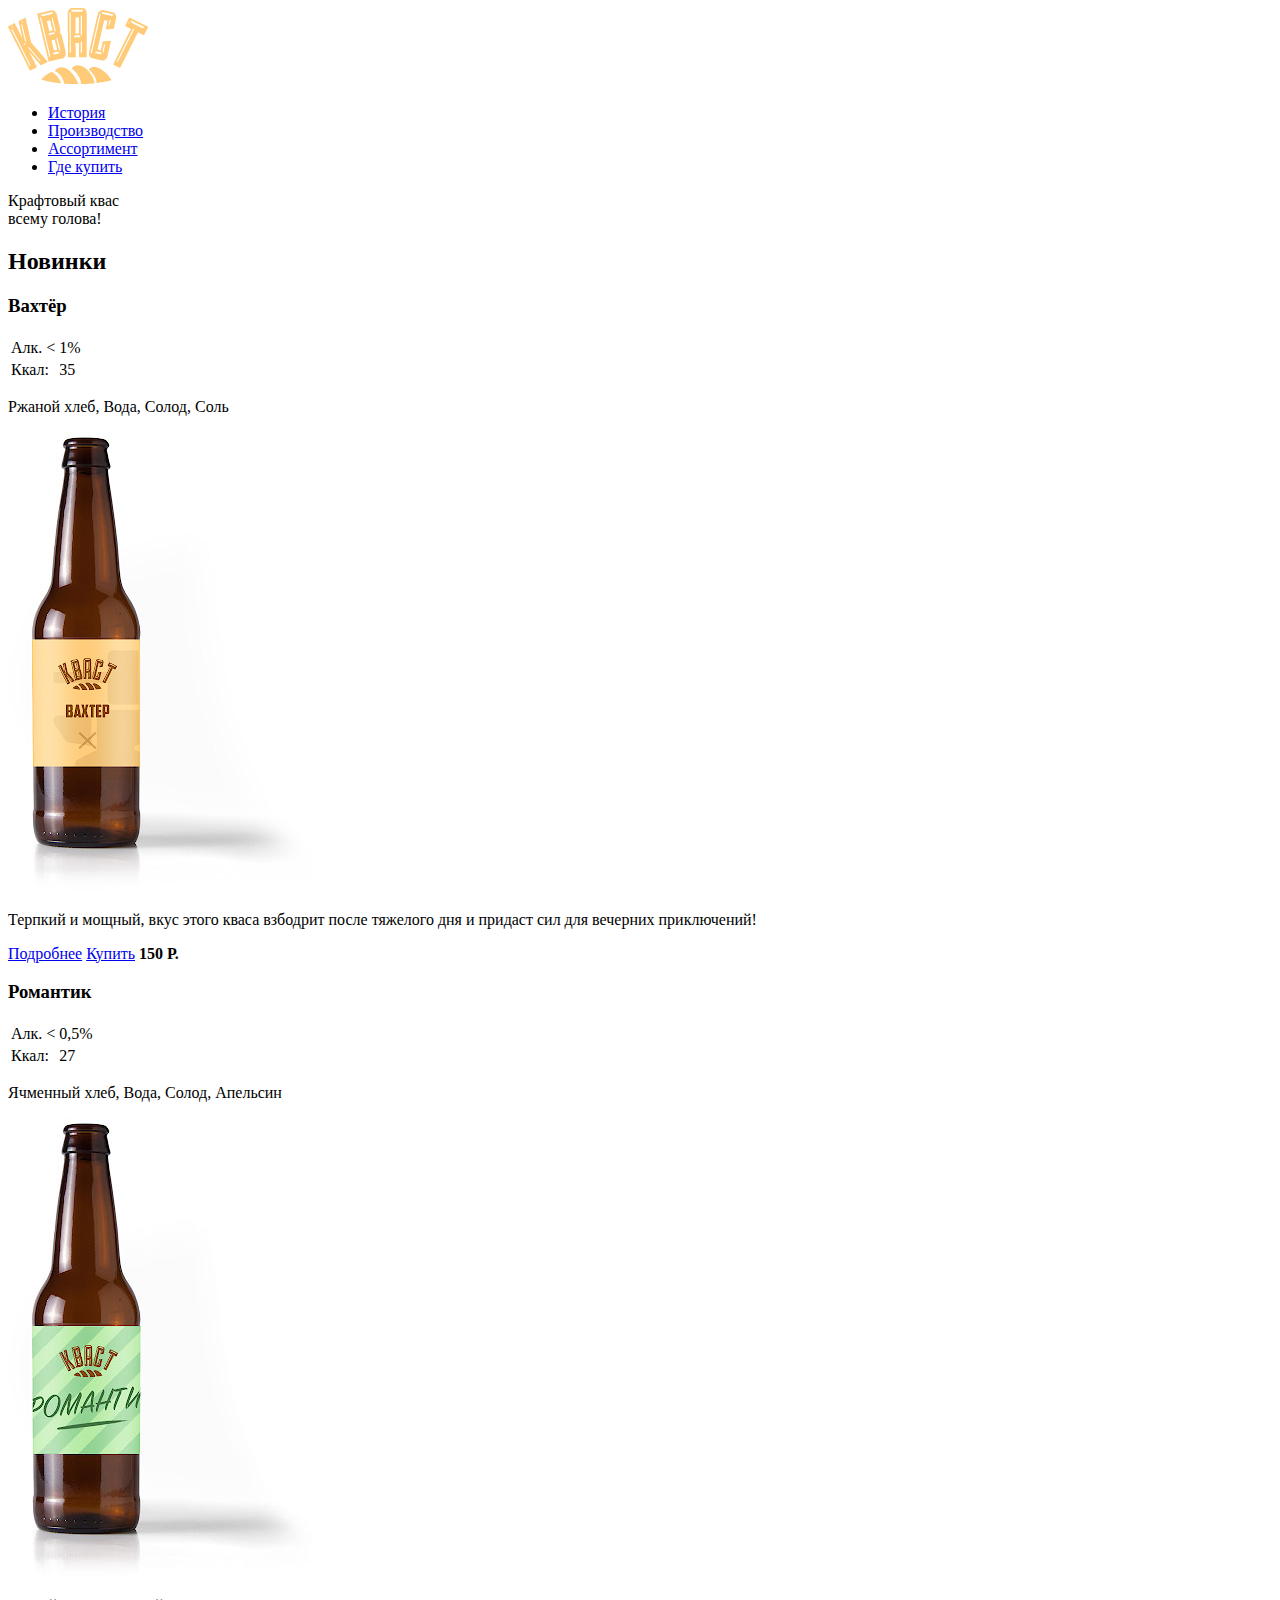
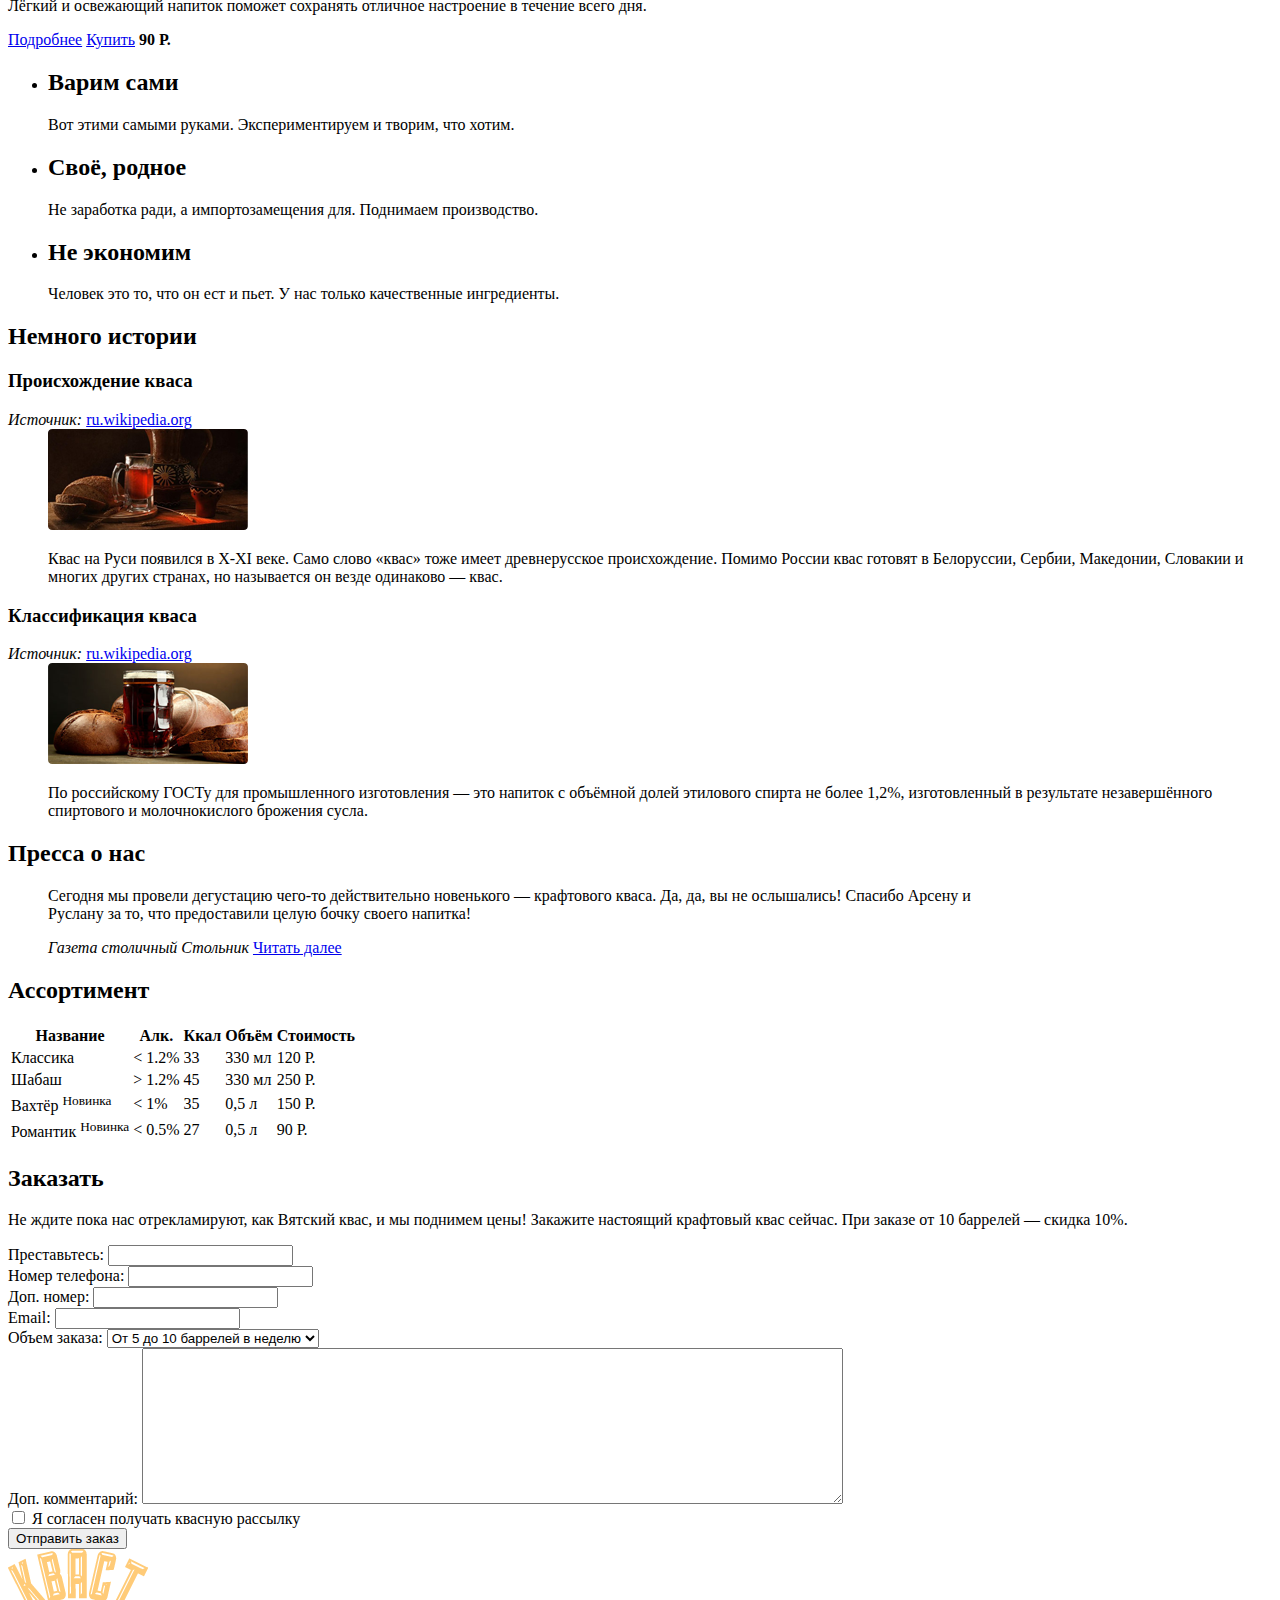
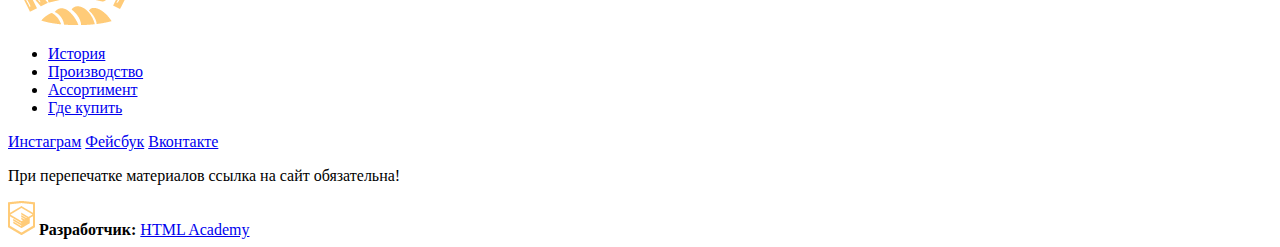
<file: site java и android/site/index.html>
<!DOCTYPE HTML>
<html>
  <head>
    <meta charset="utf-8">
    <title>Кваст</title>
  </head>
  <body>
        <header class="main-header">
            <img src="img/logo.png" width="140" height="76" alt="Кваст">
                <ul>
                    <li>
                        <a href="#">История</a>
                    </li>
                    <li>
                        <a href="#">Производство</a>
                    </li>
                    <li>
                        <a href="#">Ассортимент</a>
                    </li>
                    <li>
                        <a href="#">Где купить</a>
                    </li>
                </ul>
            <p>Крафтовый квас <br>всему голова!</p>
        </header>
            <div class="new-items">
              <h2>Новинки</h2>
               <div class="left_item">
                    <h3>Вахтёр</h3>
                    <table>
                       <tr>
                           <td>Алк. &lt; </td>
                           <td> 1%</td>
                       </tr>
                        <tr>
                            <td>Ккал:</td> 
                            <td>35</td>
                        </tr>
                    </table>
                    <p>Ржаной хлеб, Вода, Солод, Соль</p>
                    <img src="img/bottle-left.jpg" alt="Вахтер">
                    <p>Терпкий и мощный, вкус этого кваса взбодрит после тяжелого дня и придаст сил для вечерних приключений!</p>
                    <a href="#">Подробнее</a>
                    <a href="#">Купить</a>
                    <b>150 Р.</b>
                </div>
                <div class="right_item">
                    <h3>Романтик</h3>
                    <table>
                       <tr>
                           <td>Алк. &lt; </td>
                           <td> 0,5%</td>
                       </tr>
                        <tr>
                            <td>Ккал:</td> 
                            <td>27</td>
                        </tr>
                    </table>
                    <p>Ячменный хлеб, Вода, Солод, Апельсин</p>
                    <img src="img/bottle-right.jpg" alt="Романтик">
                    <p>Лёгкий и освежающий напиток поможет сохранять отличное настроение в течение всего дня.</p>
                    <a href="#">Подробнее</a>
                    <a href="#">Купить</a>
                    <b>90 Р.</b>
                </div>
            </div>
            <div class="features">
                <ul>
                    <li>
                        <h2>Варим сами</h2>
                        <p>
                            Вот этими самыми руками. Экспериментируем и творим, что хотим.
                        </p>
                    </li>
                    <li>
                        <h2>Своё, родное</h2>
                        <p>Не заработка ради, а импортозамещения для. Поднимаем производство.</p>
                    </li>
                    <li>
                       <h2>Не экономим</h2>
                        <p>Человек это то, что он ест и пьет. У нас только качественные ингредиенты.</p>
                    </li>
                </ul>
            </div>
            <div class="some_history">
                <h2>Немного истории</h2>
                <div class="left_item">
                    <h3>Происхождение кваса</h3>
                    <i>Источник:</i>
                    <a href="ru.wikipedia.org">ru.wikipedia.org</a>
                    <dd>
                        <img src="img/wiki-1.png" alt="Происхождение кваса">
                        <p>Квас на Руси появился в X-XI веке. Само слово «квас» тоже имеет древнерусское происхождение. Помимо России квас готовят в Белоруссии, Сербии, Македонии, Словакии и многих других странах, но называется он везде одинаково — квас.</p>
                    </dd>
                </div>
                <div class="right_item">
                    <h3>Классификация кваса</h3>
                    <i>Источник:</i>
                    <a href="ru.wikipedia.org">ru.wikipedia.org</a>
                    <dd>
                        <img src="img/wiki-2.png" alt="Классификация кваса">
                        <p>По российскому ГОСТу для промышленного изготовления — это напиток с объёмной долей этилового спирта не более 1,2%, изготовленный в результате незавершённого спиртового и молочнокислого брожения сусла.</p>
                    </dd>
                </div>
            </div>
            <div class="press">
                <h2>Пресса о нас</h2>
                <dd>
                   <p>Сегодня мы провели дегустацию чего-то действительно новенького — крафтового кваса. Да, да, вы не ослышались! Спасибо Арсену и<br> Руслану за то, что предоставили целую бочку своего напитка!
                   </p>
                   <i>Газета столичный Стольник</i>
                   <a href = "#">Читать далее</a>
                </dd>
            </div>
            <div class="catalog">
                <h2>Ассортимент</h2>
                <table>
                    <tr>
                        <th>Название</th>
                        <th>Алк.</th>
                        <th>Ккал</th>
                        <th>Объём</th>
                        <th>Стоимость</th>
                    </tr>
                    <tr>
                        <td>Классика</td>
                        <td> &lt; 1.2%</td>
                        <td>33</td>
                        <td>330 мл</td>
                        <td>120 Р.</td>
                    </tr>
                    <tr>
                        <td>Шабаш</td>
                        <td> &gt; 1.2%</td>
                        <td>45</td>
                        <td>330 мл</td>
                        <td>250 Р.</td>
                    </tr>
                    <tr>
                        <td>Вахтёр <sup>Новинка</sup></td>
                        <td> &lt; 1%</td>
                        <td>35</td>
                        <td>0,5 л</td>
                        <td>150 Р.</td>
                    </tr>
                    <tr>
                        <td>Романтик <sup>Новинка</sup></td>
                        <td> &lt; 0.5%</td>
                        <td>27</td>
                        <td>0,5 л</td>
                        <td>90 Р.</td>
                    </tr>
                </table>
            </div>
            <div class="form">
                <h2>Заказать</h2>
                <p>Не ждите пока нас отрекламируют, как Вятский квас, и мы поднимем цены! Закажите настоящий крафтовый квас сейчас. При заказе от 10 баррелей — скидка 10%.</p>
                <label for="name">Преставьтесь:</label>
                <input type="text" name="name" id = "name"><br>
                
                <label for="phone">Номер телефона:</label>
                <input type="phone" name="phone" id = "phone"><br>
                
                <label for="phone_2">Доп. номер:</label>
                <input type="phone" name="phone_2" id = "phone_2"><br>
                
                <label for="email">Email:</label>
                <input type="email" name="email" id = "email"><br>
                
                <label for="order">Объем заказа:</label>
                <select id="order">
                    <option>От 5 до 10 баррелей в неделю</option>
                </select><br>
                
                <label for="textarea">Доп. комментарий:</label>
                <textarea rows="10" cols="85" id="Доп. комментарий:"></textarea><br>
                
                <input type="checkbox" id = "checkbox">
                <label for="checkbox">Я согласен получать квасную рассылку</label><br>
                
                <input type = "submit" value="Отправить заказ">
            </div>
        <footer class="main-footer">
            <img src="img/logo.png" width="140" height="76" alt="Кваст">
                <ul>
                    <li>
                        <a href="#">История</a>
                    </li>
                    <li>
                        <a href="#">Производство</a>
                    </li>
                    <li>
                        <a href="#">Ассортимент</a>
                    </li>
                    <li>
                        <a href="#">Где купить</a>
                    </li>
                </ul>
                <a href="#">Инстаграм</a>
                <a href="#">Фейсбук</a>
                <a href="#">Вконтакте</a>
                <p>При перепечатке материалов ссылка на сайт обязательна!</p>
                <img src="img/htmlacademy.png" alt="mini_logo">
                <b>Разработчик:</b>
                <a href="#">HTML Academy</a>
        </footer>
  </body>
</html>
</file>
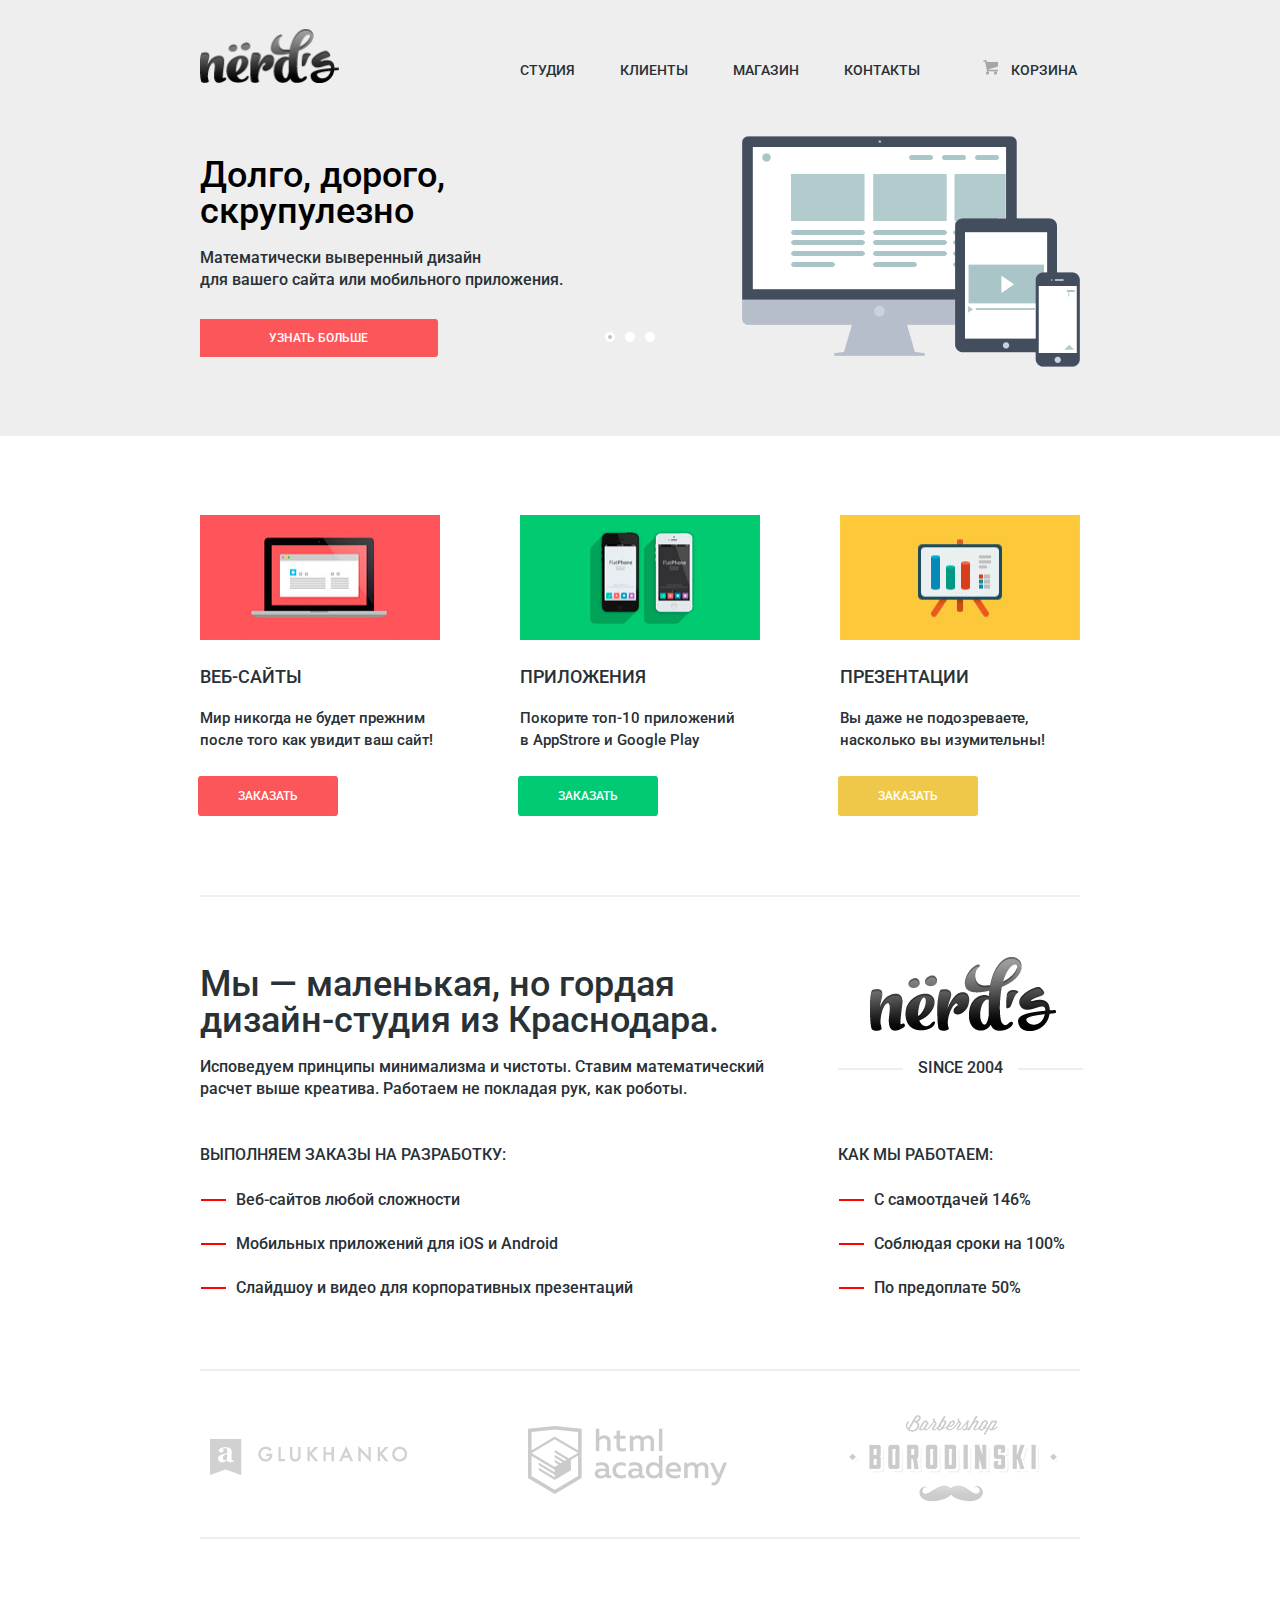
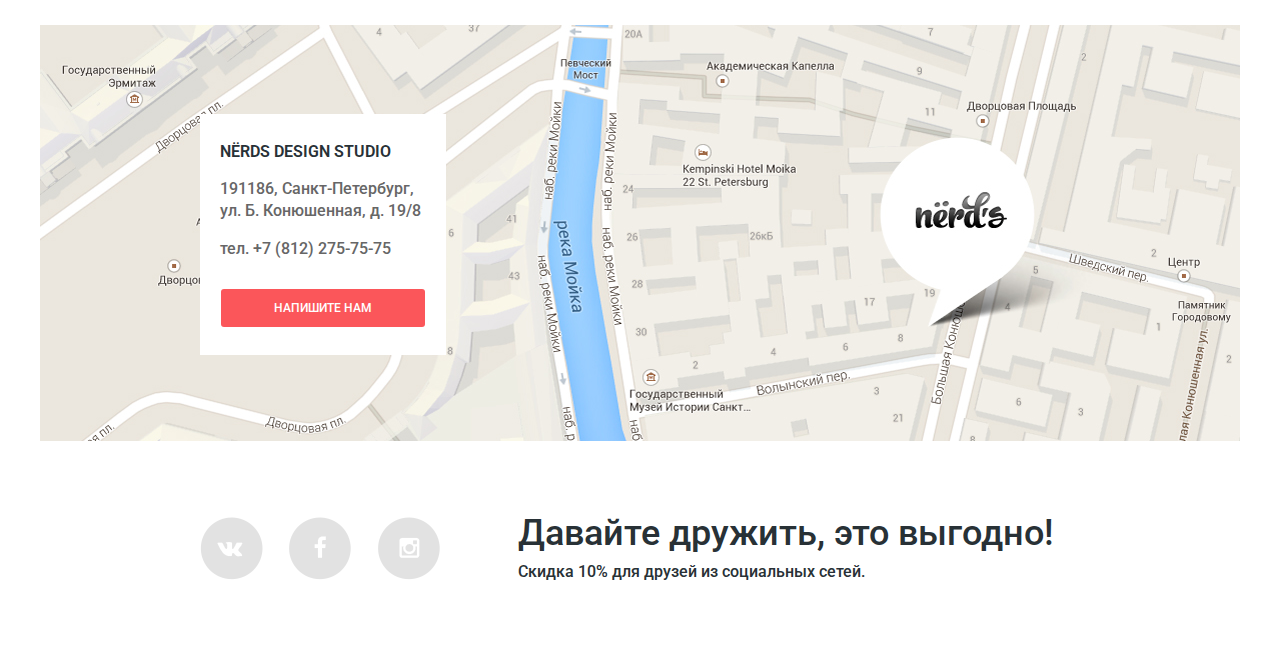
<file: site java и android/Мой сайт, дизайн не мой, верстка моя, есть скрытые элементы/index.html>
<!DOCTYPE html>
<html>
    <head>
        <meta charset="utf-8">
        <title>Nerds</title>
        <link href="css/normalize.css" rel="stylesheet">
        <link href="css/style.css" rel="stylesheet">
        <link href='https://fonts.googleapis.com/css?family=Roboto:500,700&subset=latin,cyrillic' rel='stylesheet' type='text/css'>
    </head>
    <body>
        <header class="main-header">
            <div class="container clearfix">
                <div class="logo">
                    <img src="./img/logo.png" width="140" height="55" alt="Nerds">
                </div>
                <nav class="main-navigation">
                    <ul>
                        <li>
                            <a href="#">Студия</a>
                        </li>
                        <li>
                            <a href="#">Клиенты</a>
                        </li>
                        <li>
                            <a href="nerds-catalog.html">Магазин</a>
                        </li>
                        <li>
                            <a href="#">Контакты</a>
                        </li>
                    </ul>
                </nav>
                <div class="shop-basket">
                    <a href="#">Корзина</a>
                </div>
                <div class="slider">
                    <input type="radio" id="btn-1" name="toggle" checked>
                    <input type="radio" id="btn-2" name="toggle">
                    <input type="radio" id="btn-3" name="toggle">
                    <div class="slider-controls">
                        <label for="btn-1"></label>
                        <label for="btn-2"></label>
                        <label for="btn-3"></label>
                    </div>
                    <div class="slides">
                        <div class="slide">
                            <div class="slide-text">
                                <div class="slide-title">Долго, дорого,<br> скрупулезно</div>
                                <p>Математически выверенный дизайн<br>
              для вашего сайта или мобильного приложения.</p>
                                <a class="btn" href="#">Узнать больше</a>
                            </div>
                        </div>
                        <div class="slide">
                            <div class="slide-text">
                                <div class="slide-title">Любите ли вы математику, как любим ее мы?</div>
                                <p>Нашим дизайнерам мы удаляем нейроны, ответственные за креатив, чтобы дать им возможность все просчитать</p>
                                <a class="btn" href="#">Узнать больше</a>
                            </div>
                        </div>
                        <div class="slide">
                            <div class="slide-text">
                                <div class="slide-title">Только наркотики,<br> только хардкор!</div>
                                <p>Все дизайнерские решения в нашей компании принимаются только под воздействием качественных галлюциногенов</p>
                                <a class="btn" href="#">Узнать больше</a>
                            </div>
                        </div>
                    </div>
                </div>
            </div>
        </header>
        <main class="main-content">
            <div class="container clearfix">
                <div class="features clearfix">
                    <div class="features-item">
                        <img src="./img/features-1.jpg" width="240" height="125" alt="ноутбук">
                        <h3 class="features-title">Веб-сайты</h3>
                        <p>Мир никогда не будет прежним после того как увидит ваш сайт!</p>
                        <a class="btn red" href="#">Заказать</a>
                    </div>
                    <div class="features-item">
                        <img src="./img/features-2.jpg" width="240" height="125" alt="смартфон">
                        <h3 class="features-title">Приложения</h3>
                        <p>Покорите топ-10 приложений<br> в AppStrore и Google Play</p>
                        <a class="btn green" href="#">Заказать</a>
                    </div>
                    <div class="features-item">
                        <img src="./img/features-3.jpg" width="240" height="125" alt="экран">
                        <h3 class="features-title">Презентации</h3>
                        <p>Вы даже не подозреваете, насколько вы изумительны!</p>
                        <a class="btn yellow" href="#">Заказать</a>
                    </div>
                </div>
                <div class="features-2 clearfix">
                    <div class="features-about">
                        <h1>Мы — маленькая, но гордая дизайн-студия из Краснодара. </h1>
                        <p>Исповедуем принципы минимализма и чистоты. Ставим математический расчет выше креатива. Работаем не покладая рук, как роботы.</p>
                        <div class="list-order">
                            <span class="list-order-title">Выполняем заказы на разработку:</span>
                            <ul>
                                <li>Веб-сайтов любой сложности</li>
                                <li>Мобильных приложений для iOS и Android</li>
                                <li>Слайдшоу и видео для корпоративных презентаций</li>
                            </ul>
                        </div>
                    </div>
                    <div class="features-we-work">
                        <img class="features-logo" src="./img/features-logo.png" width="187" height="75" alt="NERDS"><br>
                        <span class="since">Since 2004</span>
                        <div class="we-work">
                            <span class="we-work-title">Как Мы работаем:</span>
                            <ul>
                                <li>С самоотдачей 146%</li>
                                <li>Соблюдая сроки на 100%</li>
                                <li>По предоплате 50%</li>
                            </ul>
                        </div>
                    </div>
                </div>
                <div class="we-made">
                    <div class="container clearfix">
                        <a class="we-made-Glukhanko" href="#">
                            <img src="img/order-1.png" width="198" height="37" alt="Glukhanko">
                        </a>
                        <a class="we-made-HTML-AC" href="">
                            <img src="img/order-2.png" width="199" height="68" alt="HTML-AC">
                        </a>
                        <a class="we-made-Borodinski" href="">
                            <img src="img/order-3.png" width="209" height="90" alt="Borodinski">
                        </a>
                    </div>
                </div>
            </div>
            <div class="map">
                <div class="contacts">
                    <div class="container-cont">
                        <span>NЁRDS DESIGN STUDIO</span>
                        <p class="street">191186, Санкт-Петербург,<br> ул. Б. Конюшенная, д. 19/8</p>
                        <p class="tel">тел. +7 (812) 275-75-75</p>
                        <a class="btn btn-open-form" href="form.html">Напишите нам</a>
                    </div>
                </div>
                <div class="modal-content">
                    <button class="modal-content-close" type="button" title="Закрыть">Закрыть</button>
                    <form class="write-us-form" action="https://echo.htmlacademy.ru" method="post">
                        <div class="form-cont">
                            <label>Ваше имя:</label><br>
                            <input type="text" name="name" placeholder="Представьтесь, пожалуйста">
                        </div>
                        <div class="form-cont">
                            <label>Ваш e-mail:</label><br>
                            <input type="email" name="email" placeholder="Для отправки ответа"><br>
                        </div>
                        <label>Текст письма:</label><br>
                        <textarea class="icon-user">В свободной форме</textarea>
                        <button class="btn btn-red" type="submit" >Отправить</button>
                    </form>
                </div>
            </div>
        </main>
        <footer class="main-footer">
            <div class="container clearfix">
                <div class="social">
                    <a class="social-btn social-btn-vk" href="#">Вконтакте
                    </a>
                    <a class="social-btn social-btn-fb" href="#">Фейсбук
                    </a>
                    <a class="social-btn social-btn-inst" href="#">Инстаграм
                    </a>
                </div>
                <div class="offer">
                    <b>Давайте дружить, это выгодно!</b>
                    <p>Скидка 10% для друзей из социальных сетей.</p>
                </div>
            </div>
        </footer>
        <script>
            
            var link = document.querySelector(".btn-open-form");
            var popup = document.querySelector(".modal-content");
            var close = popup.querySelector(".modal-content-close")

            link.addEventListener("click", function(event) {
                event.preventDefault();
                popup.classList.add("modal-content-show");
            });
            
            close.addEventListener("click", function(event) {
                event.preventDefault();
                popup.classList.remove("modal-content-show");
            });

        </script>
    </body>
</html>
</file>
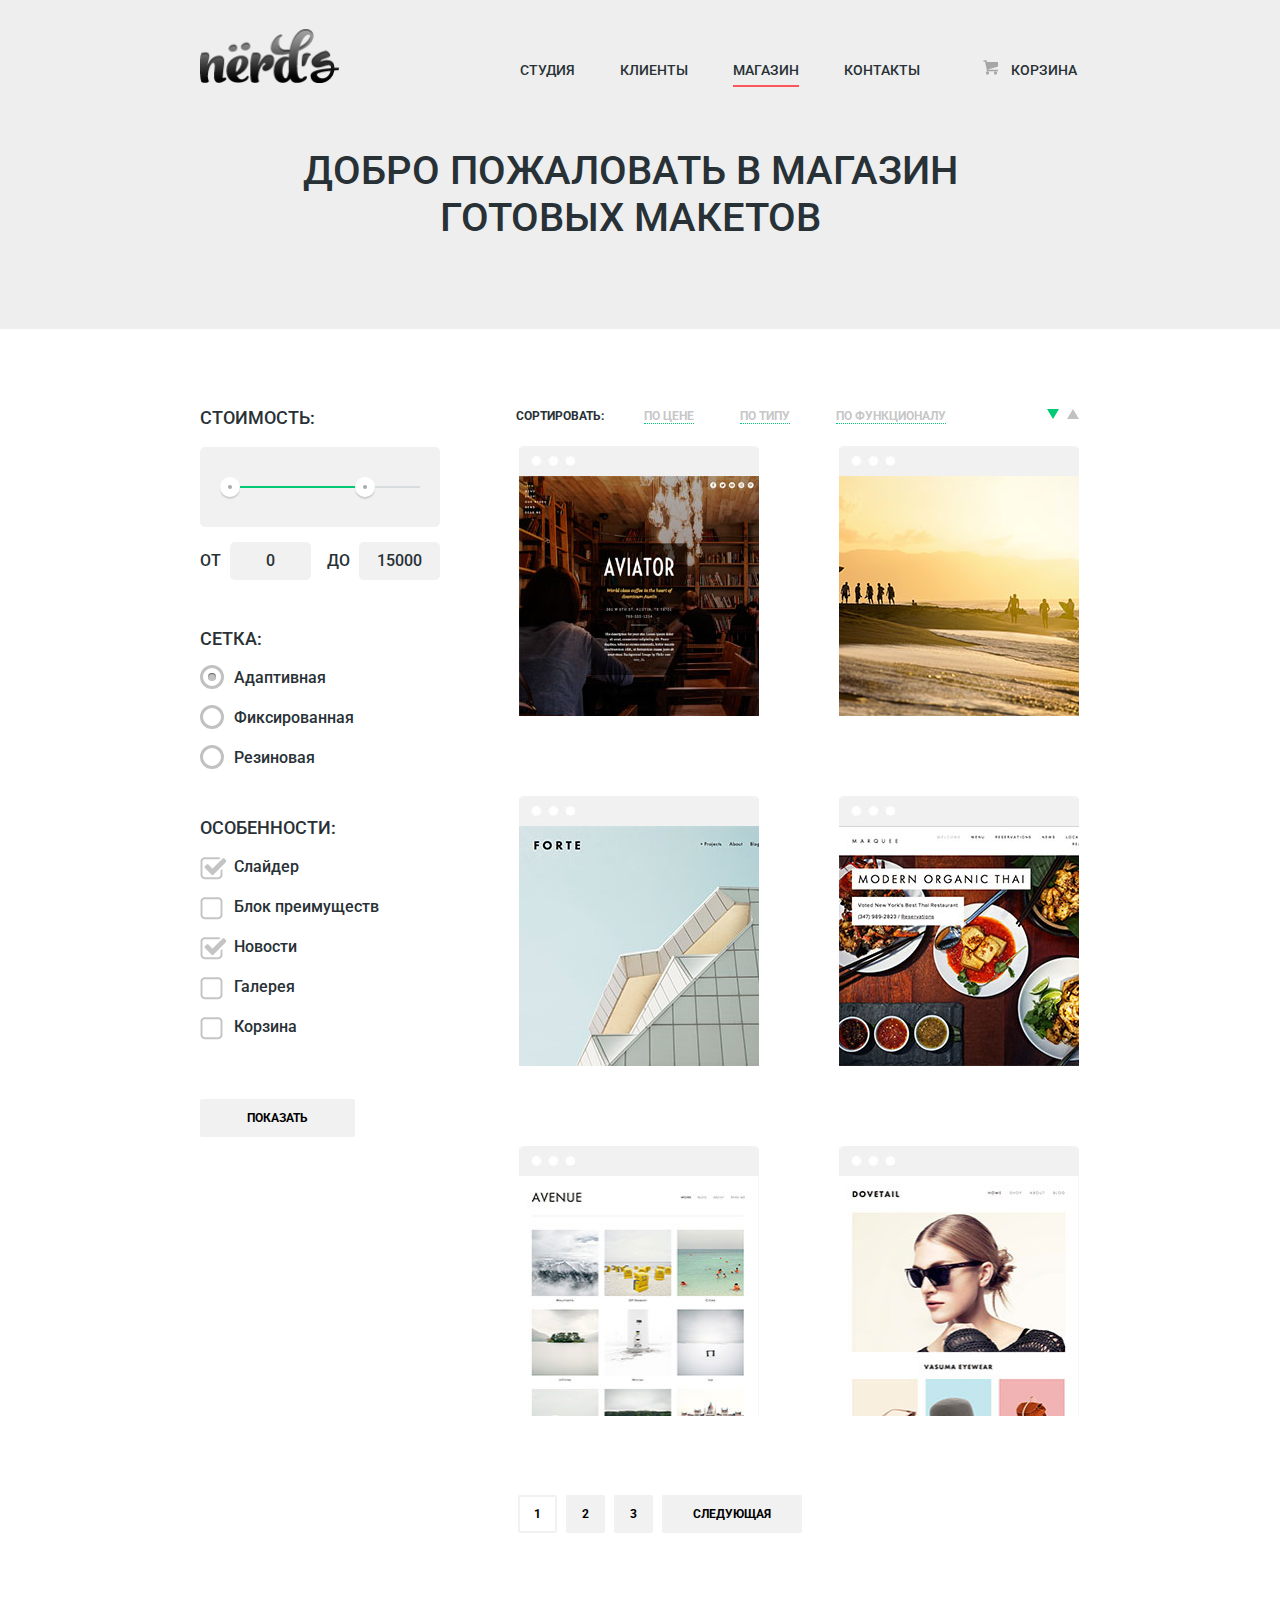
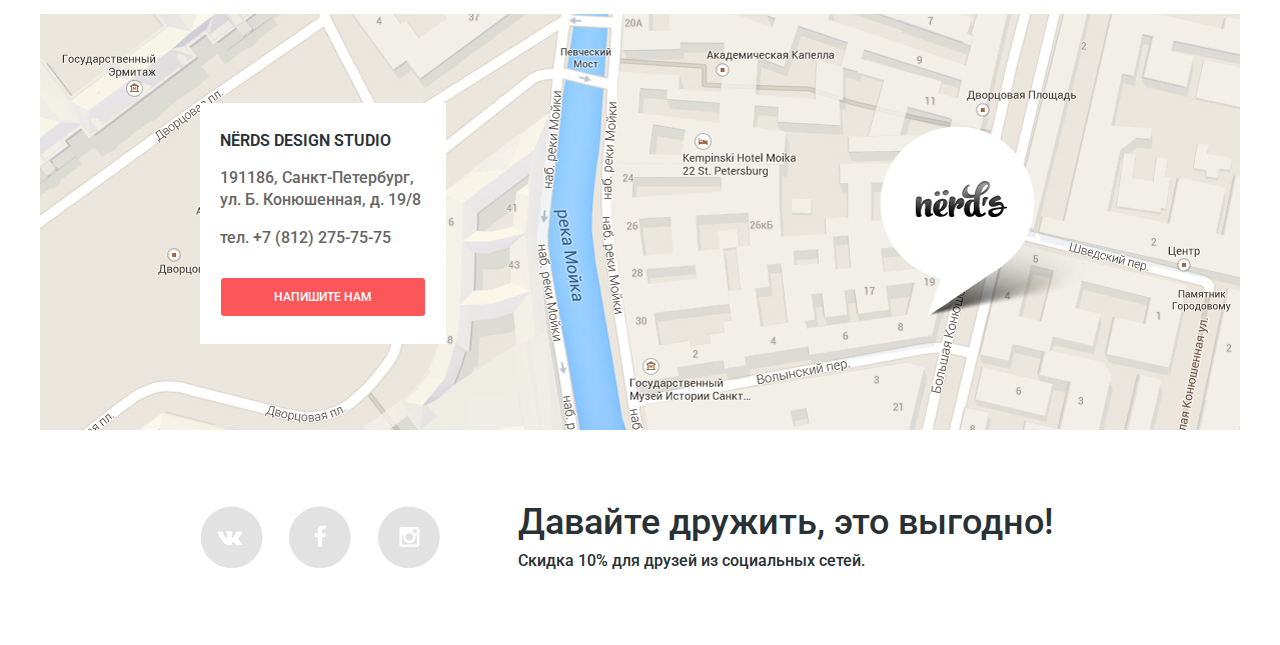
<file: site java и android/Мой сайт, дизайн не мой, верстка моя, есть скрытые элементы/nerds-catalog.html>
<!DOCTYPE html>
<html>
    <head>
        <meta charset="utf-8">
        <title>Nerds</title>
        <link href="css/normalize.css" rel="stylesheet">
        <link href="css/style.min.css" rel="stylesheet">
        <link href='https://fonts.googleapis.com/css?family=Roboto:500,700&subset=latin,cyrillic' rel='stylesheet' type='text/css'>
    </head>
    <body>
        <header class="inner-header clearfix">
            <div class="container">
                <div class="logo">
                    <a href="index.html">
                        <img src="./img/logo.png" width="140" height="55" alt="Nerds">
                    </a>
                </div>
                <nav class="main-navigation clearfix">
                    <ul>
                        <li>
                            <a href="#">Студия</a>
                        </li>
                        <li>
                            <a href="#">Клиенты</a>
                        </li>
                        <li class="active-item">
                            <a href="#">Магазин</a>
                        </li>
                        <li>
                            <a href="#">Контакты</a>
                        </li>
                    </ul>
                </nav>
                <div class="shop-basket clearfix">
                    <a href="#">Корзина</a>
                </div>
                <span class="shop-title">Добро пожаловать в магазин<br> готовых макетов</span>
            </div>
        </header>
        <main class="main-content">
            <div class="container clearfix">
                <div class="shop clearfix">
                    <div class="shop-filter">
                        <form>
                            <span>Стоимость:</span>
                            <div class="range-filter">
                                <div class="range-controls">
                                    <div class="scale">
                                    <div class="bar"></div>
                                </div>
                                <div class="toggle toggle-min"></div>
                                <div class="toggle toggle-max"></div>
                                </div>
                                <div class="price-controls">
                                    <label class="min-price">ОТ <input name="min-price" type="text" value="0"></label>
                                    <label class="max-price">ДО <input name="max-price" type="text" value="15000"></label>
                                </div>
                            </div>
                            <div class="shop-grid">
                                <span class="shop-grid-title">Сетка:</span>
                                <div class="shop-grid-elements">
                                    <input class="radio" type="radio" id="radio-1" name="radio" checked>
                                    <label for="radio-1">
                                        <span></span>
                                        Адаптивная
                                    </label>
                                    <input class="radio" type="radio" id="radio-2" name="radio">
                                    <label for="radio-2">
                                        <span></span>
                                        Фиксированная
                                    </label>
                                    <input class="radio" type="radio" id="radio-3" name="radio">
                                    <label for="radio-3">
                                        <span></span>
                                        Резиновая
                                    </label>
                                </div>
                            </div>
                            <span class="shop-title-features">Особенности:</span>
                            <div class="shop-grid-elements">
                                <input class="checkbox" type="checkbox" id="slider" name="slider" checked>
                                <label for="slider">
                                    <span></span>
                                    Слайдер
                                </label>
                                <input class="checkbox" type="checkbox" id="block-features" name="block-features">
                                <label for="block-features">
                                    <span></span>
                                    Блок преимуществ
                                </label>
                                <input class="checkbox" type="checkbox" id="news" name="news" checked>
                                <label for="news">
                                    <span></span>
                                    Новости
                                </label>
                                <input class="checkbox" type="checkbox" id="galery" name="galery">
                                <label for="galery">
                                    <span></span>
                                    Галерея
                                </label>
                                <input class="checkbox" type="checkbox" id="basket" name="basket">
                                <label for="basket">
                                    <span></span>
                                    Корзина
                                </label>
                            </div>
                            <input type="submit" class="submit" value="Показать">
                        </form>
                    </div>
                    <div class="shop-item">
                        <div class="filter">
                            <span>Сортировать:</span>
                            <a class="price" href="">по цене</a>
                            <a class="type" href="">по типу</a>
                            <a class="funct" href="">по функционалу</a>
                            <a class="funct-arrow-top" href=""></a>
                            <a class="funct-arrow-bottom" href=""></a>
                        </div>
                        <article>
                            <div class="front">
                                <img class="img-top" src="img/item-shop-top.jpg" width="240" height="30"  alt="шапка картинки-1">
                                <img src="./img/item-shop-1.jpg" width="240" height="240" alt="Aviator">
                            </div>
                            <div class="back">
                                <img class="img-top" src="img/item-shop-top-hover.jpg" alt="шапка картинки">
                                <div class="container-card">
                                    <div class="front-title">Aviator</div>
                                    <div class="front-text">Одностраничный макет с авторским дизайном</div>
                                    <div class="btn red">8000 Р.</div>
                                </div>
                            </div>
                        </article>
                        <article>
                            <div class="front">
                                <img class="img-top" src="img/item-shop-top.jpg" width="240" height="30" alt="шапка картинки-2">
                                <img src="./img/item-shop-2.jpg" width="240" height="240" alt="Aviator">
                            </div>
                            <div class="back">
                                <img class="img-top" src="img/item-shop-top-hover.jpg" alt="шапка картинки">
                                <div class="container-card">
                                    <div class="front-title">Sunset</div>
                                    <div class="front-text">Интернет-магазин с личным кабинетом</div>
                                    <div class="btn red">10000 Р.</div>
                                </div>
                            </div>
                        </article>
                        <article>
                            <div class="front">
                                <img class="img-top" src="img/item-shop-top.jpg" width="240" height="30" alt="шапка картинки-3">
                                <img src="./img/item-shop-3.jpg" width="240" height="240" alt="Aviator">
                            </div>
                            <div class="back">
                                <img class="img-top" src="img/item-shop-top-hover.jpg" alt="шапка картинки">
                                <div class="container-card">
                                    <div class="front-title">Forte</div>
                                    <div class="front-text">Отличный макет<br> для личного блога</div>
                                    <div class="btn red">5000 Р.</div>
                                </div>
                            </div>
                        </article>
                        <article>
                            <div class="front">
                                <img class="img-top" src="img/item-shop-top.jpg" width="240" height="30"  alt="шапка картинки-4">
                                <img src="./img/item-shop-4.jpg" width="240" height="240" alt="Aviator">
                            </div>
                            <div class="back">
                                <img class="img-top" src="img/item-shop-top-hover.jpg" alt="шапка картинки">
                                <div class="container-card">
                                    <div class="front-title">Modern Organic THAI</div>
                                    <div class="front-text">Сайт для ресторана быстрого питания</div>
                                    <div class="btn red">12000 Р.</div>
                                </div>
                            </div>
                        </article>
                        <article>
                            <div class="front">
                                <img class="img-top" src="img/item-shop-top.jpg" width="240" height="30"  alt="шапка картинки-5">
                                <img src="./img/item-shop-5.jpg" width="240" height="240" alt="Aviator">
                            </div>
                            <div class="back">
                                <img class="img-top" src="img/item-shop-top-hover.jpg" alt="шапка картинки">
                                <div class="container-card">
                                    <div class="front-title">AVENUE</div>
                                    <div class="front-text">Макет для блога<br> о путешествиях</div>
                                    <div class="btn red">8000 Р.</div>
                                </div>
                            </div>
                        </article>
                        <article>
                            <div class="front">
                                <img class="img-top" src="img/item-shop-top.jpg" width="240" height="30"  alt="шапка картинки-6">
                                <img src="./img/item-shop-6.jpg" width="240" height="240" alt="Aviator">
                            </div>
                            <div class="back">
                                <img class="img-top" src="img/item-shop-top-hover.jpg" alt="шапка картинки">
                                <div class="container-card">
                                    <div class="front-title">DOVETAIL</div>
                                    <div class="front-text">Интернет-магазин с галереей товаров</div>
                                    <div class="btn red">14000 Р.</div>
                                </div>
                            </div>
                        </article>
                    </div>
                <div class="modal-content inner">
                    <button class="modal-content-close" type="button" title="Закрыть">Закрыть</button>
                    <form class="write-us-form" action="https://echo.htmlacademy.ru" method="post">
                        <div class="form-cont">
                            <label>Ваше имя:</label><br>
                            <input class="form-text" type="text" name="name" placeholder="Представьтесь, пожалуйста">
                        </div>
                        <div class="form-cont">
                            <label>Ваш e-mail:</label><br>
                            <input class="form-text" type="email" name="email" placeholder="Для отправки ответа"><br>
                        </div>
                        <label>Текст письма:</label><br>
                        <textarea class="icon-user">В свободной форме</textarea>
                        <button class="btn btn-red" type="submit" >Отправить</button>
                    </form>
                </div>
                </div>
                <div class="section-navigation">
                    <span class="number-active">1</span>
                    <a class="number" href="#">2</a>
                    <a class="number" href="#">3</a>
                    <a class="number-btn" href="#">Следующая</a>
                </div>
            </div>
            <div class="map">
                <div class="contacts">
                    <span>NЁRDS DESIGN STUDIO</span>
                    <p class="street">191186, Санкт-Петербург,<br> ул. Б. Конюшенная, д. 19/8</p>
                    <p class="tel">тел. +7 (812) 275-75-75</p>
                    <a class="btn btn-open-form" href="form.html">Напишите нам</a>
                </div>
            </div> 
        </main>
        <footer class="main-footer">
            <div class="container clearfix">
                <div class="social">
                    <a class="social-btn social-btn-vk" href="#">Вконтакте
                    </a>
                    <a class="social-btn social-btn-fb" href="#">Фейсбук
                    </a>
                    <a class="social-btn social-btn-inst" href="#">Инстаграм
                    </a>
                </div>
                <div class="offer">
                    <b>Давайте дружить, это выгодно!</b>
                    <p>Скидка 10% для друзей из социальных сетей.</p>
                </div>
            </div>
        </footer>
    </body>
</html>
</file>
<file: site java и android/Мой сайт, дизайн не мой, верстка моя, есть скрытые элементы/css/style.css>
body {
  min-width: 880px;
  margin: 0 auto;

  font-weight: 500;
  font-size: 16px;
  line-height: 22px;
  font-family: "Roboto", "Arial", sans-serif;
  color: #283136;
}

h1,
b {
  font-weight: 500;
  font-size: 36px;
  line-height: 36px;
  font-family: "Roboto", "Arial", sans-serif;
}

h3 {
  margin: 0;
  margin-top: 16px;
  margin-bottom: 15px;
}

p {
  margin-top: 0;
  margin-bottom: 0;
}

.clearfix:after {
  content: "";

  display: table;
  clear: both;
}

.container {
  width: 880px;
  margin: 0 auto;
  padding-right: 10px;
  padding-left: 10px;
}

.main-header {
  min-height: 436px;
  margin-bottom: 79px;

  background-color: #eeeeee;
}

.inner-header {
  min-height: 329px;
  margin-bottom: 75px;

  background-color: #eeeeee;
}

.logo {
  display: inline-block;
  float: left;
  margin-top: 28px;
  margin-right: 180px;

  vertical-align: top;
}

.main-navigation {
  float: left;
  min-width: 400px;
  margin-top: 55px;

  text-transform: uppercase;
}

.main-navigation ul {
  margin: 0;
  padding: 0;

  list-style: none;
  font-size: 0;
}

.main-navigation li {
  display: inline-block;
  margin-right: 45px;

  vertical-align: top;
}

.active-item {
  border-bottom: 2px solid #fb565a;
}

.main-navigation li:last-child {
  margin-right: 30px;
}

.main-navigation a {
  display: block;

  font-weight: 500;
  font-size: 14px;
  line-height: 30px;
  font-family: "Roboto", "Arial", sans-serif;
  color: #283136;
  text-decoration: none;
}

.main-navigation a:hover {
  color: #fb565a;
}

.main-navigation a:active {
  color: #afafaf;
}

.shop-basket {
  float: right;
  max-width: 110px;
  margin-right: 3px;
}

.shop-basket a {
  position: relative;

  display: block;
  margin-top: 55px;
  padding-left: 28px;

  font-weight: 500;
  font-size: 14px;
  font-size: 14px;
  line-height: 30px;
  font-family: "Roboto", "Arial", sans-serif;
  color: #283136;
  text-transform: uppercase;
  text-decoration: none;
}

.shop-basket a:hover {
  color: #fb565a;
}

.shop-basket a:active {
  color: #afafaf;
}

.shop-basket:active::before {
  opacity: 0.4;
}

.shop-basket::before {
  content: "";
  position: absolute;
  top: 60px;

  width: 18px;
  height: 18px;

  background: transparent url("../img/basket.png") no-repeat;
}

.shop-basket:hover::before {
  background: transparent url("../img/basket-hover.png") no-repeat;
}

.slider {
  position: relative;

  float: left;
  width: 880px;
  height: 310px;
}

.slider input[type=radio] {
  position: absolute;

  opacity: 0;
}

.slider-controls {
  position: absolute;
  bottom: 57px;
  left: 50%;
  z-index: 1000;

  width: 200px;
  height: 10px;
  margin-left: -110px;

  text-align: center;
}

.slider-controls label {
  display: inline-block;
  width: 4px;
  height: 4px;
  margin: 0 3px;

  vertical-align: top;

  background: white;
  border: 3px solid white;
  border-radius: 50%;
  cursor: pointer;
}

#btn-1:checked ~ .slider-controls label[for="btn-1"],
#btn-2:checked ~ .slider-controls label[for="btn-2"],
#btn-3:checked ~ .slider-controls label[for="btn-3"] {
  background: #c1c1c1;
}

.slide {
  position: absolute;
  top: 40px;
  left: 0;

  width: 100%;
  height: 100%;
  overflow: hidden;
}

.slide-text {
  width: 470px;
  min-height: 100px;
  padding: 28px 0;

  color: #283136;
}

.slide-title {
  margin-bottom: 18px;

  font-weight: 500;
  font-size: 36px;
  line-height: 36px;
  font-family: "Roboto", "Arial", sans-serif;
  color: black;
}

.slide .btn {
  display: block;
  width: 240px;
  margin-top: 28px;
  padding: 10px 0;

  font-size: 12px;
  text-align: center;
  color: white;
  text-transform: uppercase;
  text-decoration: none;

  background: #fb565a;
  border-radius: 3px;
}

.slide:nth-child(1) {
  background: url("../img/slider-img-1.png") no-repeat 100% 7px;
}

.slide:nth-child(2) {
  background: url("../img/slider-img-2.png") no-repeat 100% 12px;
}

.slide:nth-child(3) {
  background: url("../img/slider-img-3.png") no-repeat 100% -12px;
}

.slide {
  display: none;
}

#btn-1:checked ~ .slides .slide:nth-child(1) {
  display: block;
}

#btn-2:checked ~ .slides .slide:nth-child(2) {
  display: block;
}

#btn-3:checked ~ .slides .slide:nth-child(3) {
  display: block;
}

.features {
  width: 880px;
  min-height: 380px;
  margin-top: 50px;

  border-bottom: 2px solid #eeeeee;
}

.features-we-work {
  float: right;
  margin-right: 15px;
}

.features-item {
  float: left;
  width: 240px;
  margin-right: 80px;
  margin-bottom: 60px;
}

.btn {
  margin-left: -2px;
  padding: 13px 40px;

  font-weight: 500;
  font-size: 12px;
  line-height: 18px;
  font-family: "Roboto", "Arial", sans-serif;
  color: #ffffff;
  text-transform: uppercase;
  text-decoration: none;

  border-radius: 3px;
}

.submit:focus {
  outline: 0;
}

.slide .btn:hover {
  background: #d6494d;
}

.slide .btn:active {
  background: #b63538;
  box-shadow: inset 0 3px 0 0 #9b2d30;
  cursor: pointer;
}

.red {
  background-color: #fb565a;
}

.red:hover {
  background-color: #d6494d;
}

.red:active {
  background-color: #b63538;
  box-shadow: inset 0 3px 0 0 #9b2d30;
  cursor: pointer;
}

.green {
  background-color: #00ca74;
}

.green:hover {
  background-color: #01a25e;
}

.green:active {
  background-color: #009053;
  box-shadow: inset 0 3px 0 0 #007b47;
  cursor: pointer;
}

.yellow {
  background-color: #efc84a;
}

.yellow:hover {
  background-color: #d6ae2c;
}

.yellow:active {
  background-color: #c09b24;
  box-shadow: inset 0 3px 0 0 #a3841f;
  cursor: pointer;
}

.features-item:last-child {
  margin-right: 0;
}

.features-title {
  font-weight: 500;
  font-size: 18px;
  line-height: 30px;
  font-family: "Roboto", "Arial", sans-serif;
  text-transform: uppercase;
}

.features .features-item p {
  margin-bottom: 33px;

  font-size: 15px;
  line-height: 22px;
}

.features-2 {
  width: 880px;
  min-height: 400px;
  margin-top: 45px;

  border-bottom: 2px solid #eeeeee;
}

.features-about {
  float: left;
  width: 600px;
  margin-bottom: 48px;
}

.features-about h1 {
  margin-bottom: 18px;
}

.list-order {
  float: left;
  width: 440px;
  min-height: 160px;
  margin-top: 44px;
}

.list-order ul {
  margin-top: 23px;
}

.we-work-title {
  margin-left: 4px;
}

.list-order-title,
.we-work-title {
  text-transform: uppercase;
}

.list-order li {
  position: relative;

  margin-bottom: 22px;
  margin-left: -4px;

  list-style: none;
  line-height: 22px;
}

.list-order li::before {
  content: "";
  position: absolute;
  top: 10px;
  left: -35px;

  width: 25px;
  height: 2px;

  background-color: red;
}

.features-logo {
  margin-top: 15px;
  margin-bottom: 19px;
  margin-left: 35px;
}

.since {
  position: relative;

  margin-left: 84px;

  text-transform: uppercase;
}

.since::before {
  content: "";
  position: absolute;
  top: 10px;
  left: -80px;

  width: 65px;
  height: 2px;

  background-color: #eeeeee;
}

.since::after {
  content: "";
  position: absolute;
  top: 10px;
  left: 100px;

  width: 65px;
  height: 2px;

  background-color: #eeeeee;
}

.we-work {
  margin-top: 65px;
}

.we-work ul {
  margin-top: 23px;
}

.we-work li {
  position: relative;

  margin-bottom: 22px;

  list-style: none;
}

.we-work li::before {
  content: "";
  position: absolute;
  top: 10px;
  left: -35px;

  width: 25px;
  height: 2px;

  background-color: red;
}

.we-made {
  width: 880px;
  height: 166px;
  margin-bottom: 86px;

  border-bottom: 2px solid #eeeeee;
}

.we-made-Glukhanko {
  float: left;
  width: 200px;
  height: 40px;
  margin-top: 67px;
  margin-right: 118px;

  opacity: 0.2;
}

.we-made-Glukhanko:hover {
  float: left;

  opacity: 1;
}

.we-made-Glukhanko:active {
  float: left;

  cursor: pointer;
  opacity: 1;
}

.we-made-HTML-AC {
  float: left;
  width: 200px;
  height: 70px;
  margin-top: 55px;
  margin-right: 121px;

  opacity: 0.2;
}

.we-made-HTML-AC:hover {
  opacity: 1;
}

.we-made-HTML-AC:active {
  cursor: pointer;
  opacity: 1;
}

.we-made-Borodinski {
  float: left;
  width: 210px;
  height: 90px;
  margin-top: 44px;

  opacity: 0.2;
}

.we-made-Borodinski:hover {
  opacity: 1;
}

.we-made-Borodinski:active {
  cursor: pointer;
  opacity: 1;
}

.map {
  position: relative;

  max-width: 1200px;
  height: 416px;
  margin: 0 auto;

  background: url(../img/map.jpg) no-repeat center center;
}



.contacts {
  position: absolute;
  top: 89px;
  left: 50%;

  width: 226px;
  min-height: 214px;
  padding-top: 27px;
  padding-left: 20px;

  background-color: #ffffff;
  transform: translate(-440px);
}

.contacts span {
  font-weight: 600;
}

.street {
  margin-top: 15px;
  margin-bottom: 16px;

  color: #666666;
}

.tel {
  margin-bottom: 29px;

  color: #666666;
}

.contacts .btn {
  display: block;
  width: 204px;
  margin-top: 25px;
  margin-left: 1px;
  padding: 10px 0;

  font-weight: 500;
  font-size: 12px;
  line-height: 18px;
  font-family: "Roboto", "Arial", sans-serif;
  text-align: center;
  color: #ffffff;
  text-transform: uppercase;
  text-decoration: none;

  background: #fb565a;
  border-radius: 3px;
}

.contacts .btn:hover {
  background-color: #d6494d;
}

.contacts .btn:active {
  -webkit-box-sizing: inset 0 3px 0 0 #9b2d30;
     -moz-box-sizing: inset 0 3px 0 0 #9b2d30;

  background-color: #b63538;
  box-shadow: inset 0 3px 0 0 #9b2d30;
  cursor: pointer;
}

.inner-header .main-navigation {
  margin-bottom: 60px;
}

.shop-title {
  display: block;
  margin: 0 auto;
  padding-right: 19px;

  font-size: 40px;
  line-height: normal;
  text-align: center;
  text-transform: uppercase;
}

form span {
  font-size: 18px;
  line-height: 28px;
  text-transform: uppercase;
}

.shop {
  position: relative;

  width: 880px;
  min-height: 800px;
}

.shop-filter {
  float: left;
  width: 240px;
  margin-right: 79px;
}

.range-filter {
  width: 240px;
  margin-bottom: 45px;
}

.range-controls {
  position: relative;

  height: 41px;
  margin-top: 15px;
  margin-bottom: 15px;
  padding-top: 39px;
  padding-right: 20px;
  padding-left: 20px;

  background: #f1f1f1;
  border-radius: 5px;
}

.range-controls .scale {
  height: 2px;

  background: #d7dcde;
}

.range-controls .bar {
  width: 70%;
  height: 2px;

  background: #00ca74;
}

.range-controls .toggle {
  position: absolute;
  top: 30px;
  left: 0;

  width: 4px;
  height: 4px;

  background: #ababab;
  border: 8px solid #ffffff;
  border-radius: 50%;
  box-shadow: 0 2px 1px 0 #cfcfcf;
  cursor: pointer;
}

.range-controls .toggle-min {
  left: 20px;
}

.range-controls .toggle-max {
  left: 155px;
}

.price-controls {
  font-size: 0;
}

.price-controls label {
  display: inline-block;
  width: 50%;

  font-size: 16px;
  vertical-align: top;
}

.max-price {
  text-align: right;
}

.price-controls input {
  width: 55px;
  margin-left: 5px;
  padding: 8px 13px;

  font-size: 16px;
  font-family: "Roboto", "Arial", sans-serif;
  text-align: center;
  color: #283136;

  background: #f1f1f1;
  border: none;
  border-radius: 5px;
  outline: none;
}

.shop-grid {
  margin-bottom: 26px;
}

.shop-grid-elements {
  margin-top: 15px;

  line-height: 20px;
}

.shop-grid-elements input {
  margin-bottom: 20px;
}

.shop-grid-elements input:last-child {
  margin-bottom: 0;
}

.radio:not(checked) {
  position: absolute;

  opacity: 0;
}

.radio {
  width: 17px;
  height: 17px;
  margin: 0 3px 0 0;

  vertical-align: top;
}

.radio:not(checked) + label {
  position: relative;

  display: block;
  padding: 0 0 0 30px;
}

.radio + label {
  color: #283136;

  cursor: pointer;
}

.radio + label:hover {
  color: #000000;
}

.radio[type="radio"] + label span {
  display: inline-block;
  margin-bottom: 40px;

  vertical-align: top;
}

.radio:not(checked) + label:before {
  content: "";
  position: absolute;
  top: -3px;
  left: 0;

  width: 18px;
  height: 18px;

  background: #ffffff;
  border: 3px solid #c1c1c1;
  border-radius: 50%;
}

.radio:checked + label:after {
  opacity: 1;
}

.radio:not(checked) + label:after {
  content: "";
  position: absolute;
  top: 5px;
  left: 8px;

  width: 8px;
  height: 8px;

  background: #c1c1c1;
  border-radius: 50%;
  box-shadow: inset 0 1px 1px rgba(0,0,0,0.5);
  opacity: 0;

  transition: all 0.2s;
}

.radio:not(checked) + label:hover:before {
  border: 3px solid #b5b5b5;
}

.radio:not(checked) + label:hover:after {
  background: #b5b5b5;
}

input[type="radio"]:disabled + label {
  color: #e9e9e9;
}

input[type="radio"]:disabled + label:before {
  border: 3px solid #e9e9e9;
}

input[type="radio"]:disabled + label:after {
  background: #e9e9e9;
}

input[type="checkbox"] {
  display: none;
}

.checkbox[type="checkbox"] + label span {
  display: inline-block;
  margin-bottom: 40px;

  vertical-align: top;
}

.checkbox + label {
  position: relative;

  display: block;
  padding: 0 0 0 30px;

  color: #283136;

  cursor: pointer;
}

.checkbox + label:hover {
  color: #000000;
}

.checkbox + label:before {
  content: "";
  position: absolute;
  left: 0;

  width: 26px;
  height: 26px;

  background: url("../img/checkbox-unchecked.png") no-repeat;
  cursor: pointer;
  opacity: 0.8;
}

.checkbox + label:hover:before {
  opacity: 1;
}

.checkbox:checked + label:before {
  background: url("../img/checkbox-checked.png") no-repeat;
}

input[type="checkbox"]:disabled + label {
  color: #e9e9e9;
}

input[type="checkbox"]:disabled + label:before {
  opacity: 0.3;
}

input[type="checkbox"]:disabled + label:after {
  opacity: 0.3;
}

.submit {
  width: 155px;
  height: 38px;
  margin-top: 42px;

  font-weight: 700;
  font-size: 12px;
  color: #000000;
  text-transform: uppercase;

  background: #f1f1f1;
  border: 0 solid #cccccc;
  border-radius: 2px;
  cursor: pointer;
}

.submit:hover {
  background: #e5e5e5;
  cursor: pointer;
}

.submit:active {
  background: #d5d5d5;
  box-shadow: inset 0 3px 0 0 #b5b5b5;
  cursor: pointer;
}

.shop-item {
  float: left;
  width: 560px;
}

.filter {
  position: relative;

  margin-bottom: 50px;
  margin-left: -3px;
}

.filter span {
  margin-right: 36px;

  font-weight: 700;
  font-size: 12px;
  line-height: 18px;
  font-family: "Roboto", "Arial", sans-serif;
  text-transform: uppercase;
}

.price,
.type,
.funct {
  margin-right: 42px;

  font-weight: 700;
  font-size: 12px;
  line-height: 18px;
  font-family: "Roboto", "Arial", sans-serif;
  color: #c7c7c7;
  text-transform: uppercase;
  text-decoration: none;

  border-bottom: 1px dotted #00ca74;
}

.price:hover,
.type:hover,
.funct:hover {
  color: #000000;

  border-bottom: 1px solid #00ca74;
}

.price:active,
.type:active,
.funct:active {
  border-bottom: 0 dotted #00ca74;
}

.funct-arrow-top {
  position: absolute;
  top: 5px;
  right: 20px;

  width: 0;
  height: 0;

  border: 6px solid transparent;
  border-top: 10px solid #00ca74;
}

.funct-arrow-top:active {
  position: absolute;
  top: 5px;
  right: 20px;

  width: 0;
  height: 0;

  border: 6px solid transparent;
  border-top: 10px solid #000000;
}

.funct-arrow-bottom {
  position: absolute;
  top: -1px;
  right: 0;

  width: 0;
  height: 0;

  border: 6px solid transparent;
  border-bottom: 10px solid #c1c1c1;
}

.funct-arrow-bottom:active {
  position: absolute;
  top: -1px;
  right: 0;

  width: 0;
  height: 0;

  border: 6px solid transparent;
  border-bottom: 10px solid #000000;
}

article {
  position: relative;
  z-index: 1;

  float: left;
  margin-right: 80px;
  margin-bottom: 104px;

  transform-style: preserve-3d;
}

article:nth-child(6) {
  margin-bottom: 80px;
}

article:nth-child(odd) {
  margin-right: 0;
  margin-bottom: 76px;
}


.front {
  cursor: pointer;
}

.back {
  position: absolute;
  top: 20px;
  left: 20px;

  display: none;
  width: 200px;
  height: 200px;

  background-color: #ffffff;
  cursor: pointer;
}

.container-card {
  position: relative;

  margin-top: 33px;
  margin-right: 18px;
  margin-left: 20px;
}

.img-top {
  position: absolute;
  top: -30px;
  left: 0;
}

.back img {
  position: absolute;
  top: -50px;
  left: -20px;
}

.front-title {
  margin: 0 auto;

  font-weight: 500;
  font-size: 18px;
  font-family: "Roboto", "Arial", sans-serif;
  text-align: center;
  text-transform: uppercase;
}

.front-text {
  margin-top: 13px;
  margin-bottom: 30px;

  font-weight: 500;
  font-size: 14px;
  line-height: 18px;
  font-family: "Roboto", "Arial", sans-serif;
  text-align: center;
}

article:nth-child(5) .front-text {
  margin-top: 7px;
  margin-bottom: 12px;
}

article .red {
  width: 95px;
  margin: 0 auto;
  padding: 10px 24px;

  font-weight: 500;
  font-size: 18px;
  font-family: "Roboto", "Arial", sans-serif;
  text-align: center;
}

article:hover > div {
  display: block;
}


.section-navigation {
  margin-bottom: 90px;
  margin-left: 318px;
}

.section-navigation .number-active {
  margin-right: 5px;
  padding: 10px 14px;

  font-weight: 700;
  font-size: 12px;
  line-height: 18px;
  font-family: "Roboto", "Arial", sans-serif;
  color: #000000;
  text-decoration: none;

  border: 2px solid #f1f1f1;
  border-radius: 2px;
}

.section-navigation .number-active:hover {
  border: 2px solid #f1f1f1;
  cursor: pointer;
}

.section-navigation .number-active:active {
  border: 2px solid #f1f1f1;
  cursor: pointer;
}

.section-navigation .number {
  margin-right: 5px;
  padding: 12px 16px;

  font-weight: 700;
  font-size: 12px;
  line-height: 18px;
  font-family: "Roboto", "Arial", sans-serif;
  color: #000000;
  text-decoration: none;

  background: #f1f1f1;
  border-radius: 2px;
}

.section-navigation .number:hover {
  background: #e5e5e5;
}

.section-navigation .number:active {
  background: #d5d5d5;
  box-shadow: inset 0 3px 0 0 #b5b5b5;
  cursor: pointer;
}

.number-btn {
  margin-right: 5px;
  padding: 12px 31px;

  font-weight: 700;
  font-size: 12px;
  line-height: 18px;
  font-family: "Roboto", "Arial", sans-serif;
  color: #000000;
  text-transform: uppercase;
  text-decoration: none;

  background: #f1f1f1;
  border-radius: 2px;
}

.number-btn:hover {
  background: #e5e5e5;
}

.number-btn:active {
  background: #d5d5d5;
  box-shadow: inset 0 3px 0 0 #b5b5b5;
  cursor: pointer;
}

.main-footer {
  height: 215px;
}

.social {
  float: left;
  margin-top: 76px;
  margin-right: 55px;
}

.social-btn {
  display: inline-block;
  width: 63px;
  height: 63px;
  margin-right: 22px;

  font-size: 0;
  vertical-align: top;
  text-decoration: none;
}

.social-btn-vk {
  background: url(../img/social-vk.png) no-repeat;
}

.social-btn-vk:hover {
  background: url(../img/social-vk-hover.png) no-repeat;
}

.social-btn-vk:active {
  background: url(../img/social-vk-active.png) no-repeat;
}

.social-btn-fb {
  background: url(../img/social-fb.png) no-repeat;
}

.social-btn-fb:hover {
  background: url(../img/social-fb-hover.png) no-repeat;
}

.social-btn-fb:active {
  background: url(../img/social-fb-active.png) no-repeat;
}

.social-btn-inst {
  background: url(../img/social-inst.png) no-repeat;
}

.social-btn-inst:hover {
  background: url(../img/social-inst-hover.png) no-repeat;
}

.social-btn-inst:active {
  background: url(../img/social-inst-active.png) no-repeat;
}

.offer {
  float: left;
  margin-top: 74px;
}

.offer p {
  margin-top: 10px;
}

.modal-content {
  position: absolute;
  top: 50px;
  left: 50%;

  display: none;
  width: 480px;
  min-height: 282px;
  margin-left: -300px;
  padding: 50px 76px;

  background-color: #ffffff;
  box-shadow: 0 25px 30px 0 rgba(0, 0, 0, 0.4),
  0 -5px 30px 0 rgba(0, 0, 0, 0.4),
  20px 0 30px 0 rgba(0, 0, 0, 0.4),
  -20px 0 30px 0 rgba(0, 0, 0, 0.4);
}

.modal-content,
.inner {
  position: absolute;
  top: -120px;
  z-index: 1;
}

.modal-content-show {
  display: block;    
}

.modal-content-close {
  position: absolute;
  top: 6px;
  right: 6px;

  width: 41px;
  height: 41px;

  font-size: 0;

  background-color: #fb565a;
  border: 0;
  border-radius: 20px;
  outline: 0;
  cursor: pointer;
}

.modal-content-close::before,
.modal-content-close::after {
  content: "";
  position: absolute;
  top: 18px;
  left: 7px;

  width: 26px;
  height: 5px;

  background-color: #ffffff;
  border-radius: 1px;
}

.modal-content-close::before {
  transform: rotate(45deg);
}

.modal-content-close::after {
  transform: rotate(-45deg);
}

.write-us-form input[type="text"]:focus,
.write-us-form input[type="email"]:focus,
.write-us-form textarea:focus {
  border: 2px solid #56bffb;
}

.write-us-form input[type="text"],
.write-us-form input[type="email"],
.write-us-form textarea {
  width: 190px;
  margin: 0;
  margin-top: 8px;
  margin-right: 15px;
  margin-bottom: 20px;
  padding: 8px 13px;

  font-weight: 500;
  font-size: 12px;
  line-height: 18px;
  font-family: "Roboto", "Arial", sans-serif;
  text-transform: uppercase;

  border: 2px solid #d7dcde;
  border-radius: 3px;
  outline: none;
}

.write-us-form textarea {
  min-width: 430px;
  max-width: 430px;
  min-height: 97px;
  max-height: 200px;
}

.btn-red {
  width: 460px;
  margin-top: 18px;

  background-color: #fb565a;
  border: 0 solid #fb565a;
  border-radius: 3px;
  outline: none;
  cursor: pointer;
}

.btn-red:hover {
  background-color: #d6494d;
}

.btn-red:active {
  background-color: #b63538;
  box-shadow: inset 0 3px 0 0 #9b2d30;
  cursor: pointer;
}

form button .btn,
.btn-red {
  width: 460px;
  margin-top: 18px;
  padding-top: 10px;
  padding-bottom: 10px;

  background-color: #fb565a;
  border-radius: 3px;
  outline: none;
  cursor: pointer;
}

.form-cont {
  display: inline-block;

  vertical-align: top;
}
</file>
<file: site java и android/Мой сайт, дизайн не мой, верстка моя, есть скрытые элементы/css/style.min.css>
body{min-width:880px;margin:0 auto;font-weight:500;font-size:16px;line-height:22px;font-family:"Roboto","Arial",sans-serif;color:#283136}h1,b{font-weight:500;font-size:36px;line-height:36px;font-family:"Roboto","Arial",sans-serif}h3{margin:0;margin-top:16px;margin-bottom:15px}p{margin-top:0;margin-bottom:0}.clearfix:after{content:"";display:table;clear:both}.container{width:880px;margin:0 auto;padding-right:10px;padding-left:10px}.main-header{min-height:436px;margin-bottom:79px;background-color:#eee}.inner-header{min-height:329px;margin-bottom:75px;background-color:#eee}.logo{display:inline-block;float:left;margin-top:28px;margin-right:180px;vertical-align:top}.main-navigation{float:left;min-width:400px;margin-top:55px;text-transform:uppercase}.main-navigation ul{margin:0;padding:0;list-style:none;font-size:0}.main-navigation li{display:inline-block;margin-right:45px;vertical-align:top}.active-item{border-bottom:2px solid #fb565a}.main-navigation li:last-child{margin-right:30px}.main-navigation a{display:block;font-weight:500;font-size:14px;line-height:30px;font-family:"Roboto","Arial",sans-serif;color:#283136;text-decoration:none}.main-navigation a:hover{color:#fb565a}.main-navigation a:active{color:#afafaf}.shop-basket{float:right;max-width:110px;margin-right:3px}.shop-basket a{position:relative;display:block;margin-top:55px;padding-left:28px;font-weight:500;font-size:14px;font-size:14px;line-height:30px;font-family:"Roboto","Arial",sans-serif;color:#283136;text-transform:uppercase;text-decoration:none}.shop-basket a:hover{color:#fb565a}.shop-basket a:active{color:#afafaf}.shop-basket:active::before{opacity:.4}.shop-basket::before{content:"";position:absolute;top:60px;width:18px;height:18px;background:transparent url(../img/basket.png) no-repeat}.shop-basket:hover::before{background:transparent url(../img/basket-hover.png) no-repeat}.slider{position:relative;float:left;width:880px;height:310px}.slider input[type=radio]{position:absolute;opacity:0}.slider-controls{position:absolute;bottom:57px;left:50%;z-index:1000;width:200px;height:10px;margin-left:-110px;text-align:center}.slider-controls label{display:inline-block;width:4px;height:4px;margin:0 3px;vertical-align:top;background:#fff;border:3px solid #fff;border-radius:50%;cursor:pointer}#btn-1:checked ~ .slider-controls label[for="btn-1"],#btn-2:checked ~ .slider-controls label[for="btn-2"],#btn-3:checked ~ .slider-controls label[for="btn-3"]{background:#c1c1c1}.slide{position:absolute;top:40px;left:0;width:100%;height:100%;overflow:hidden}.slide-text{width:470px;min-height:100px;padding:28px 0;color:#283136}.slide-title{margin-bottom:18px;font-weight:500;font-size:36px;line-height:36px;font-family:"Roboto","Arial",sans-serif;color:#000}.slide .btn{display:block;width:240px;margin-top:28px;padding:10px 0;font-size:12px;text-align:center;color:#fff;text-transform:uppercase;text-decoration:none;background:#fb565a;border-radius:3px}.slide:nth-child(1){background:url(../img/slider-img-1.png) no-repeat 100% 7px}.slide:nth-child(2){background:url(../img/slider-img-2.png) no-repeat 100% 12px}.slide:nth-child(3){background:url(../img/slider-img-3.png) no-repeat 100% -12px}.slide{display:none}#btn-1:checked ~ .slides .slide:nth-child(1){display:block}#btn-2:checked ~ .slides .slide:nth-child(2){display:block}#btn-3:checked ~ .slides .slide:nth-child(3){display:block}.features{width:880px;min-height:380px;margin-top:50px;border-bottom:2px solid #eee}.features-we-work{float:right;margin-right:15px}.features-item{float:left;width:240px;margin-right:80px;margin-bottom:60px}.btn{margin-left:-2px;padding:13px 40px;font-weight:500;font-size:12px;line-height:18px;font-family:"Roboto","Arial",sans-serif;color:#fff;text-transform:uppercase;text-decoration:none;border-radius:3px}.submit:focus{outline:0}.slide .btn:hover{background:#d6494d}.slide .btn:active{background:#b63538;box-shadow:inset 0 3px 0 0 #9b2d30;cursor:pointer}.red{background-color:#fb565a}.red:hover{background-color:#d6494d}.red:active{background-color:#b63538;box-shadow:inset 0 3px 0 0 #9b2d30;cursor:pointer}.green{background-color:#00ca74}.green:hover{background-color:#01a25e}.green:active{background-color:#009053;box-shadow:inset 0 3px 0 0 #007b47;cursor:pointer}.yellow{background-color:#efc84a}.yellow:hover{background-color:#d6ae2c}.yellow:active{background-color:#c09b24;box-shadow:inset 0 3px 0 0 #a3841f;cursor:pointer}.features-item:last-child{margin-right:0}.features-title{font-weight:500;font-size:18px;line-height:30px;font-family:"Roboto","Arial",sans-serif;text-transform:uppercase}.features .features-item p{margin-bottom:33px;font-size:15px;line-height:22px}.features-2{width:880px;min-height:400px;margin-top:45px;border-bottom:2px solid #eee}.features-about{float:left;width:600px;margin-bottom:48px}.features-about h1{margin-bottom:18px}.list-order{float:left;width:440px;min-height:160px;margin-top:44px}.list-order ul{margin-top:23px}.we-work-title{margin-left:4px}.list-order-title,.we-work-title{text-transform:uppercase}.list-order li{position:relative;margin-bottom:22px;margin-left:-4px;list-style:none;line-height:22px}.list-order li::before{content:"";position:absolute;top:10px;left:-35px;width:25px;height:2px;background-color:red}.features-logo{margin-top:15px;margin-bottom:19px;margin-left:35px}.since{position:relative;margin-left:84px;text-transform:uppercase}.since::before{content:"";position:absolute;top:10px;left:-80px;width:65px;height:2px;background-color:#eee}.since::after{content:"";position:absolute;top:10px;left:100px;width:65px;height:2px;background-color:#eee}.we-work{margin-top:65px}.we-work ul{margin-top:23px}.we-work li{position:relative;margin-bottom:22px;list-style:none}.we-work li::before{content:"";position:absolute;top:10px;left:-35px;width:25px;height:2px;background-color:red}.we-made{width:880px;height:166px;margin-bottom:86px;border-bottom:2px solid #eee}.we-made-Glukhanko{float:left;width:200px;height:40px;margin-top:67px;margin-right:118px;opacity:.2}.we-made-Glukhanko:hover{float:left;opacity:1}.we-made-Glukhanko:active{float:left;cursor:pointer;opacity:1}.we-made-HTML-AC{float:left;width:200px;height:70px;margin-top:55px;margin-right:121px;opacity:.2}.we-made-HTML-AC:hover{opacity:1}.we-made-HTML-AC:active{cursor:pointer;opacity:1}.we-made-Borodinski{float:left;width:210px;height:90px;margin-top:44px;opacity:.2}.we-made-Borodinski:hover{opacity:1}.we-made-Borodinski:active{cursor:pointer;opacity:1}.map{position:relative;max-width:1200px;height:416px;margin:0 auto;background:url(../img/map.jpg) no-repeat center center}.contacts{position:absolute;top:89px;left:50%;width:226px;min-height:214px;padding-top:27px;padding-left:20px;background-color:#fff;transform:translate(-440px)}.contacts span{font-weight:600}.street{margin-top:15px;margin-bottom:16px;color:#666}.tel{margin-bottom:29px;color:#666}.contacts .btn{display:block;width:204px;margin-top:25px;margin-left:1px;padding:10px 0;font-weight:500;font-size:12px;line-height:18px;font-family:"Roboto","Arial",sans-serif;text-align:center;color:#fff;text-transform:uppercase;text-decoration:none;background:#fb565a;border-radius:3px}.contacts .btn:hover{background-color:#d6494d}.contacts .btn:active{-webkit-box-sizing:inset 0 3px 0 0 #9b2d30;-moz-box-sizing:inset 0 3px 0 0 #9b2d30;background-color:#b63538;box-shadow:inset 0 3px 0 0 #9b2d30;cursor:pointer}.inner-header .main-navigation{margin-bottom:60px}.shop-title{display:block;margin:0 auto;padding-right:19px;font-size:40px;line-height:normal;text-align:center;text-transform:uppercase}form span{font-size:18px;line-height:28px;text-transform:uppercase}.shop{position:relative;width:880px;min-height:800px}.shop-filter{float:left;width:240px;margin-right:79px}.range-filter{width:240px;margin-bottom:45px}.range-controls{position:relative;height:41px;margin-top:15px;margin-bottom:15px;padding-top:39px;padding-right:20px;padding-left:20px;background:#f1f1f1;border-radius:5px}.range-controls .scale{height:2px;background:#d7dcde}.range-controls .bar{width:70%;height:2px;background:#00ca74}.range-controls .toggle{position:absolute;top:30px;left:0;width:4px;height:4px;background:#ababab;border:8px solid #fff;border-radius:50%;box-shadow:0 2px 1px 0 #cfcfcf;cursor:pointer}.range-controls .toggle-min{left:20px}.range-controls .toggle-max{left:155px}.price-controls{font-size:0}.price-controls label{display:inline-block;width:50%;font-size:16px;vertical-align:top}.max-price{text-align:right}.price-controls input{width:55px;margin-left:5px;padding:8px 13px;font-size:16px;font-family:"Roboto","Arial",sans-serif;text-align:center;color:#283136;background:#f1f1f1;border:none;border-radius:5px;outline:none}.shop-grid{margin-bottom:26px}.shop-grid-elements{margin-top:15px;line-height:20px}.shop-grid-elements input{margin-bottom:20px}.shop-grid-elements input:last-child{margin-bottom:0}.radio:not(checked){position:absolute;opacity:0}.radio{width:17px;height:17px;margin:0 3px 0 0;vertical-align:top}.radio:not(checked) + label{position:relative;display:block;padding:0 0 0 30px}.radio + label{color:#283136;cursor:pointer}.radio + label:hover{color:#000}.radio[type="radio"] + label span{display:inline-block;margin-bottom:40px;vertical-align:top}.radio:not(checked) + label:before{content:"";position:absolute;top:-3px;left:0;width:18px;height:18px;background:#fff;border:3px solid #c1c1c1;border-radius:50%}.radio:checked + label:after{opacity:1}.radio:not(checked) + label:after{content:"";position:absolute;top:5px;left:8px;width:8px;height:8px;background:#c1c1c1;border-radius:50%;box-shadow:inset 0 1px 1px rgba(0,0,0,0.5);opacity:0;transition:all .2s}.radio:not(checked) + label:hover:before{border:3px solid #b5b5b5}.radio:not(checked) + label:hover:after{background:#b5b5b5}input[type="radio"]:disabled + label{color:#e9e9e9}input[type="radio"]:disabled + label:before{border:3px solid #e9e9e9}input[type="radio"]:disabled + label:after{background:#e9e9e9}input[type="checkbox"]{display:none}.checkbox[type="checkbox"] + label span{display:inline-block;margin-bottom:40px;vertical-align:top}.checkbox + label{position:relative;display:block;padding:0 0 0 30px;color:#283136;cursor:pointer}.checkbox + label:hover{color:#000}.checkbox + label:before{content:"";position:absolute;left:0;width:26px;height:26px;background:url(../img/checkbox-unchecked.png) no-repeat;cursor:pointer;opacity:.8}.checkbox + label:hover:before{opacity:1}.checkbox:checked + label:before{background:url(../img/checkbox-checked.png) no-repeat}input[type="checkbox"]:disabled + label{color:#e9e9e9}input[type="checkbox"]:disabled + label:before{opacity:.3}input[type="checkbox"]:disabled + label:after{opacity:.3}.submit{width:155px;height:38px;margin-top:42px;font-weight:700;font-size:12px;color:#000;text-transform:uppercase;background:#f1f1f1;border:0 solid #ccc;border-radius:2px;cursor:pointer}.submit:hover{background:#e5e5e5;cursor:pointer}.submit:active{background:#d5d5d5;box-shadow:inset 0 3px 0 0 #b5b5b5;cursor:pointer}.shop-item{float:left;width:560px}.filter{position:relative;margin-bottom:50px;margin-left:-3px}.filter span{margin-right:36px;font-weight:700;font-size:12px;line-height:18px;font-family:"Roboto","Arial",sans-serif;text-transform:uppercase}.price,.type,.funct{margin-right:42px;font-weight:700;font-size:12px;line-height:18px;font-family:"Roboto","Arial",sans-serif;color:#c7c7c7;text-transform:uppercase;text-decoration:none;border-bottom:1px dotted #00ca74}.price:hover,.type:hover,.funct:hover{color:#000;border-bottom:1px solid #00ca74}.price:active,.type:active,.funct:active{border-bottom:0 dotted #00ca74}.funct-arrow-top{position:absolute;top:5px;right:20px;width:0;height:0;border:6px solid transparent;border-top:10px solid #00ca74}.funct-arrow-top:active{position:absolute;top:5px;right:20px;width:0;height:0;border:6px solid transparent;border-top:10px solid #000}.funct-arrow-bottom{position:absolute;top:-1px;right:0;width:0;height:0;border:6px solid transparent;border-bottom:10px solid #c1c1c1}.funct-arrow-bottom:active{position:absolute;top:-1px;right:0;width:0;height:0;border:6px solid transparent;border-bottom:10px solid #000}article{position:relative;z-index:1;float:left;margin-right:80px;margin-bottom:104px;transform-style:preserve-3d}article:nth-child(6){margin-bottom:80px}article:nth-child(odd){margin-right:0;margin-bottom:76px}.front{cursor:pointer}.back{position:absolute;top:20px;left:20px;display:none;width:200px;height:200px;background-color:#fff;cursor:pointer}.container-card{position:relative;margin-top:33px;margin-right:18px;margin-left:20px}.img-top{position:absolute;top:-30px;left:0}.back img{position:absolute;top:-50px;left:-20px}.front-title{margin:0 auto;font-weight:500;font-size:18px;font-family:"Roboto","Arial",sans-serif;text-align:center;text-transform:uppercase}.front-text{margin-top:13px;margin-bottom:30px;font-weight:500;font-size:14px;line-height:18px;font-family:"Roboto","Arial",sans-serif;text-align:center}article:nth-child(5) .front-text{margin-top:7px;margin-bottom:12px}article .red{width:95px;margin:0 auto;padding:10px 24px;font-weight:500;font-size:18px;font-family:"Roboto","Arial",sans-serif;text-align:center}article:hover > div{display:block}.section-navigation{margin-bottom:90px;margin-left:318px}.section-navigation .number-active{margin-right:5px;padding:10px 14px;font-weight:700;font-size:12px;line-height:18px;font-family:"Roboto","Arial",sans-serif;color:#000;text-decoration:none;border:2px solid #f1f1f1;border-radius:2px}.section-navigation .number-active:hover{border:2px solid #f1f1f1;cursor:pointer}.section-navigation .number-active:active{border:2px solid #f1f1f1;cursor:pointer}.section-navigation .number{margin-right:5px;padding:12px 16px;font-weight:700;font-size:12px;line-height:18px;font-family:"Roboto","Arial",sans-serif;color:#000;text-decoration:none;background:#f1f1f1;border-radius:2px}.section-navigation .number:hover{background:#e5e5e5}.section-navigation .number:active{background:#d5d5d5;box-shadow:inset 0 3px 0 0 #b5b5b5;cursor:pointer}.number-btn{margin-right:5px;padding:12px 31px;font-weight:700;font-size:12px;line-height:18px;font-family:"Roboto","Arial",sans-serif;color:#000;text-transform:uppercase;text-decoration:none;background:#f1f1f1;border-radius:2px}.number-btn:hover{background:#e5e5e5}.number-btn:active{background:#d5d5d5;box-shadow:inset 0 3px 0 0 #b5b5b5;cursor:pointer}.main-footer{height:215px}.social{float:left;margin-top:76px;margin-right:55px}.social-btn{display:inline-block;width:63px;height:63px;margin-right:22px;font-size:0;vertical-align:top;text-decoration:none}.social-btn-vk{background:url(../img/social-vk.png) no-repeat}.social-btn-vk:hover{background:url(../img/social-vk-hover.png) no-repeat}.social-btn-vk:active{background:url(../img/social-vk-active.png) no-repeat}.social-btn-fb{background:url(../img/social-fb.png) no-repeat}.social-btn-fb:hover{background:url(../img/social-fb-hover.png) no-repeat}.social-btn-fb:active{background:url(../img/social-fb-active.png) no-repeat}.social-btn-inst{background:url(../img/social-inst.png) no-repeat}.social-btn-inst:hover{background:url(../img/social-inst-hover.png) no-repeat}.social-btn-inst:active{background:url(../img/social-inst-active.png) no-repeat}.offer{float:left;margin-top:74px}.offer p{margin-top:10px}.modal-content{position:absolute;top:50px;left:50%;display:none;width:480px;min-height:282px;margin-left:-300px;padding:50px 76px;background-color:#fff;box-shadow:0 25px 30px 0 rgba(0,0,0,0.4),0 -5px 30px 0 rgba(0,0,0,0.4),20px 0 30px 0 rgba(0,0,0,0.4),-20px 0 30px 0 rgba(0,0,0,0.4)}.modal-content,.inner{position:absolute;top:-120px;z-index:1}.modal-content-close{position:absolute;top:6px;right:6px;width:41px;height:41px;font-size:0;background-color:#fb565a;border:0;border-radius:20px;outline:0;cursor:pointer}.modal-content-close::before,.modal-content-close::after{content:"";position:absolute;top:18px;left:7px;width:26px;height:5px;background-color:#fff;border-radius:1px}.modal-content-close::before{transform:rotate(45deg)}.modal-content-close::after{transform:rotate(-45deg)}.write-us-form input[type="text"]:focus,.write-us-form input[type="email"]:focus,.write-us-form textarea:focus{border:2px solid #56bffb}.write-us-form input[type="text"],.write-us-form input[type="email"],.write-us-form textarea{width:190px;margin:0;margin-top:8px;margin-right:15px;margin-bottom:20px;padding:8px 13px;font-weight:500;font-size:12px;line-height:18px;font-family:"Roboto","Arial",sans-serif;text-transform:uppercase;border:2px solid #d7dcde;border-radius:3px;outline:none}.write-us-form textarea{min-width:430px;max-width:430px;min-height:97px;max-height:200px}.btn-red{width:460px;margin-top:18px;background-color:#fb565a;border:0 solid #fb565a;border-radius:3px;outline:none;cursor:pointer}.btn-red:hover{background-color:#d6494d}.btn-red:active{background-color:#b63538;box-shadow:inset 0 3px 0 0 #9b2d30;cursor:pointer}form button .btn,.btn-red{width:460px;margin-top:18px;padding-top:10px;padding-bottom:10px;background-color:#fb565a;border-radius:3px;outline:none;cursor:pointer}.form-cont{display:inline-block;vertical-align:top}
</file>
